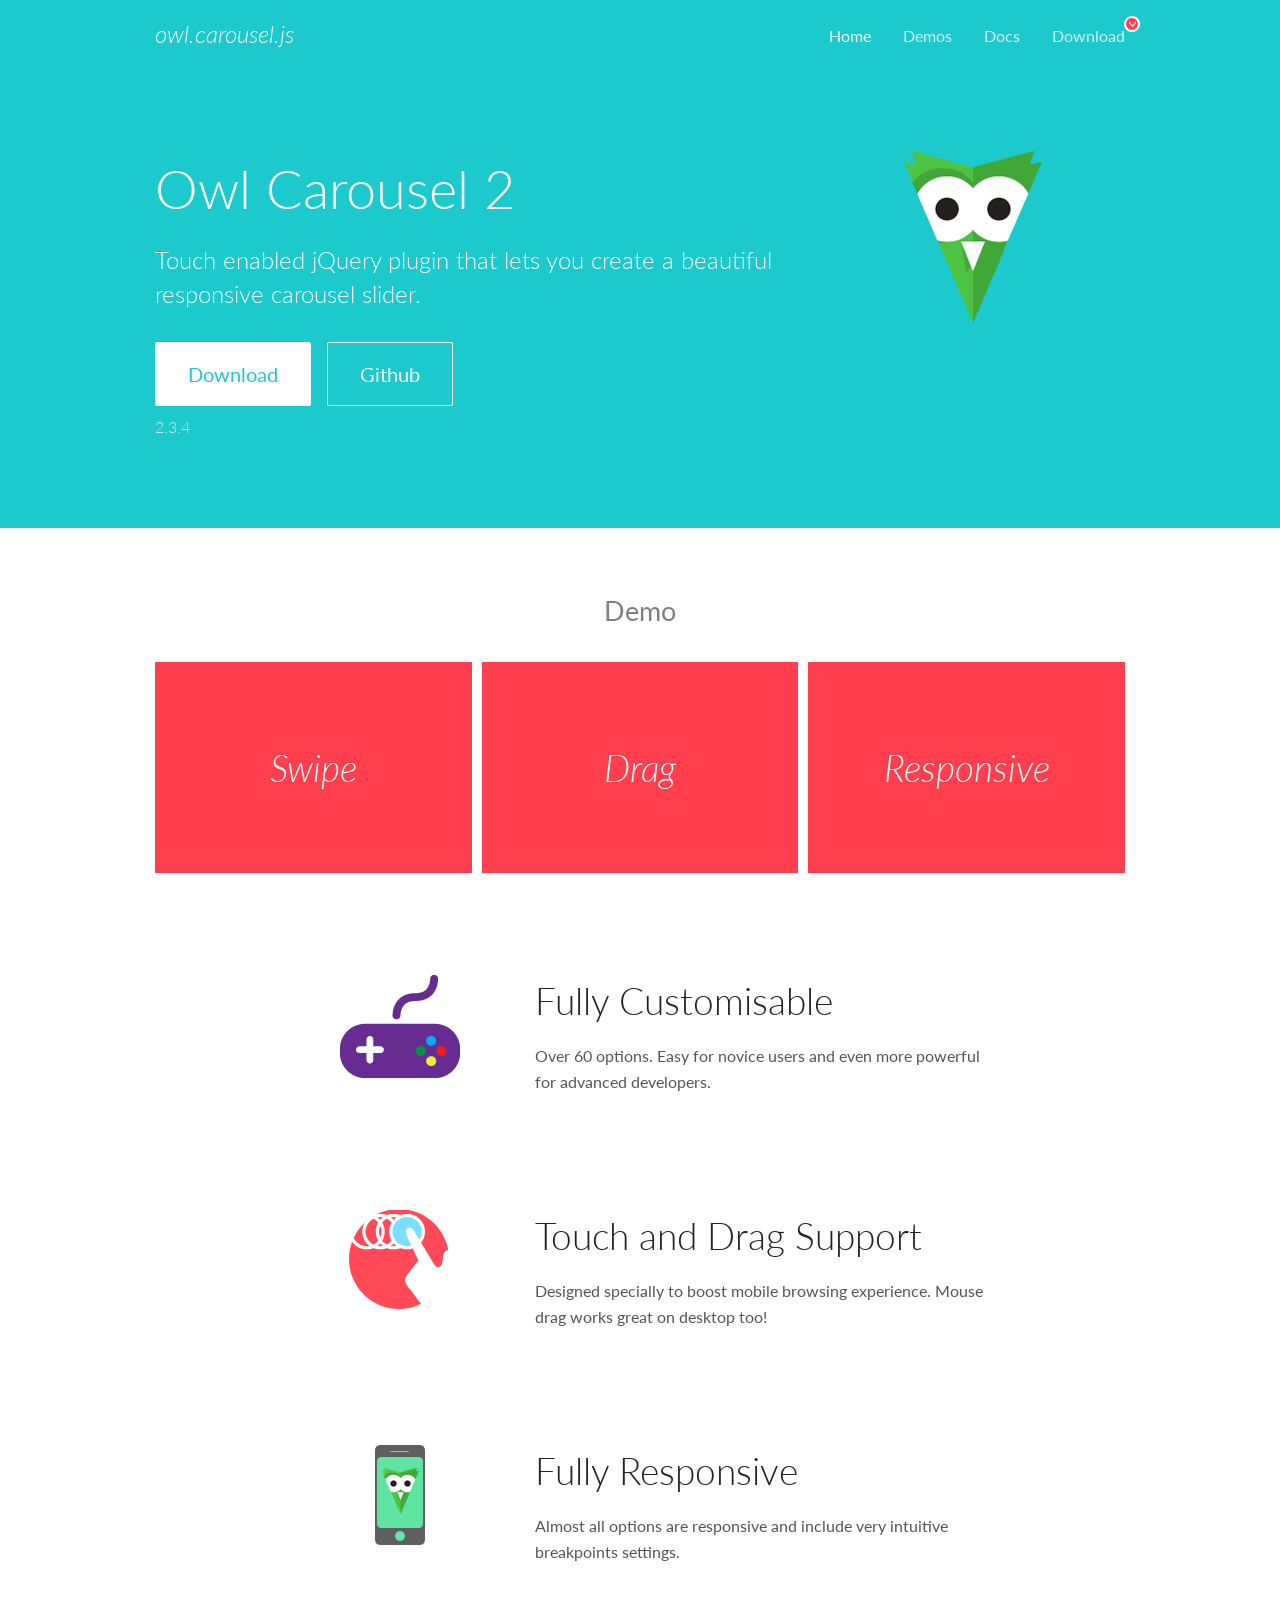
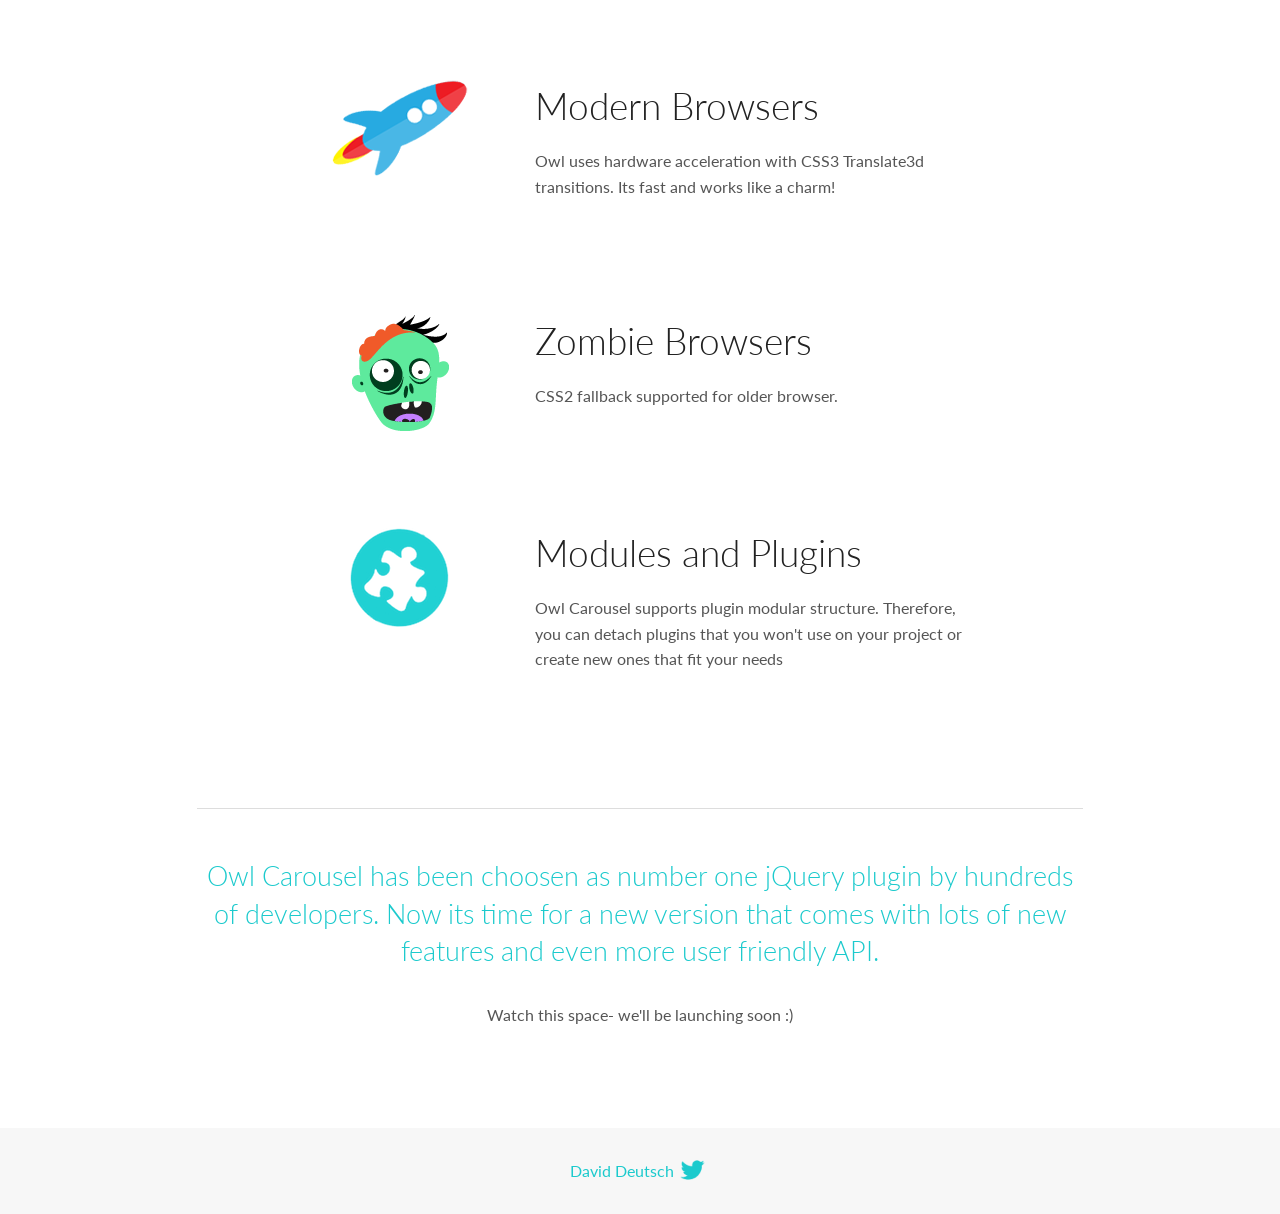
<file: vendor/OwlCarousel2-2.3.4/docs/index.html>
<!DOCTYPE html>
<html lang="en">
  <head>

    <!-- head -->
    <meta charset="utf-8">
    <meta name="msapplication-tap-highlight" content="no" />
    <meta name="viewport" content="width=device-width, initial-scale=1.0" />
    <meta name="description" content="Touch enabled jQuery plugin that lets you create beautiful responsive carousel slider.">
    <meta name="author" content="David Deutsch">
    <title>
      Home | Owl Carousel | 2.3.4
    </title>

    <!-- Stylesheets -->
    <link href='https://fonts.googleapis.com/css?family=Lato:300,400,700,400italic,300italic' rel='stylesheet' type='text/css'>
    <link rel="stylesheet" href="assets/css/docs.theme.min.css">

    <!-- Owl Stylesheets -->
    <link rel="stylesheet" href="assets/owlcarousel/assets/owl.carousel.min.css">
    <link rel="stylesheet" href="assets/owlcarousel/assets/owl.theme.default.min.css">

    <!-- HTML5 shim and Respond.js IE8 support of HTML5 elements and media queries -->

    <!--[if lt IE 9]>
      <script src="https://oss.maxcdn.com/libs/html5shiv/3.7.0/html5shiv.js"></script>
      <script src="https://oss.maxcdn.com/libs/respond.js/1.3.0/respond.min.js"></script>
    <![endif]-->

    <!-- Favicons -->
    <link rel="apple-touch-icon-precomposed" sizes="144x144" href="assets/ico/apple-touch-icon-144-precomposed.png">
    <link rel="shortcut icon" href="assets/ico/favicon.png">
    <link rel="shortcut icon" href="favicon.ico">

    <!-- Yeah i know js should not be in header. Its required for demos.-->

    <!-- javascript -->
    <script src="assets/vendors/jquery.min.js"></script>
    <script src="assets/owlcarousel/owl.carousel.js"></script>
  </head>
  <body>

    <!-- header -->
    <header class="header">
      <div class="row">
        <div class="large-12 columns">
          <div class="brand left">
            <h3>
              <a href="/OwlCarousel2/">owl.carousel.js</a> 
            </h3>
          </div>
          <a id="toggle-nav" class="right">
            <span></span> <span></span> <span></span> 
          </a> 
          <div class="nav-bar">
            <ul class="clearfix">
              <li class="active">
                <a href="/OwlCarousel2/index.html">Home</a> 
              </li>
              <li> <a href="/OwlCarousel2/demos/demos.html">Demos</a>  </li>
              <li> <a href="/OwlCarousel2/docs/started-welcome.html">Docs</a>  </li>
              <li>
                <a href="https://github.com/OwlCarousel2/OwlCarousel2/archive/2.3.4.zip">Download</a> 
                <span class="download"></span> 
              </li>
            </ul>
          </div>
        </div>
      </div>
    </header>

    <!-- home panel -->
    <section id="hero">
      <div class="row">
        <div class="large-8 medium-8 columns">
          <h1>Owl Carousel 2</h1>
          <h4>Touch enabled jQuery plugin that lets you create a beautiful responsive carousel slider.</h4>
          <a href="https://github.com/OwlCarousel2/OwlCarousel2/archive/2.3.4.zip" class="hero-button">Download</a> 
          <a href="https://github.com/OwlCarousel2/OwlCarousel2" class="hero-button outline">Github</a> 
          <p>2.3.4</p>
        </div>
        <div class="large-4 medium-4 columns">
          <img class="owl-logo" src="assets/img/owl-logo.png" alt="mr. Owl">
        </div>
      </div>
    </section>

    <!-- body -->
    <div class="home-demo">
      <div class="row">
        <div class="large-12 columns">
          <h3>Demo</h3>
          <div class="owl-carousel">
            <div class="item">
              <h2>Swipe</h2>
            </div>
            <div class="item">
              <h2>Drag</h2>
            </div>
            <div class="item">
              <h2>Responsive</h2>
            </div>
            <div class="item">
              <h2>CSS3</h2>
            </div>
            <div class="item">
              <h2>Fast</h2>
            </div>
            <div class="item">
              <h2>Easy</h2>
            </div>
            <div class="item">
              <h2>Free</h2>
            </div>
            <div class="item">
              <h2>Upgradable</h2>
            </div>
            <div class="item">
              <h2>Tons of options</h2>
            </div>
            <div class="item">
              <h2>Infinity</h2>
            </div>
            <div class="item">
              <h2>Auto Width</h2>
            </div>
          </div>
        </div>
      </div>
    </div>
    <script>
      var owl = $('.owl-carousel');
      owl.owlCarousel({
        margin: 10,
        loop: true,
        responsive: {
          0: {
            items: 1
          },
          600: {
            items: 2
          },
          1000: {
            items: 3
          }
        }
      })
    </script>

    <!-- features -->
    <div id="features">
      <div class="row">
        <div class="small-12 medium-9 small-centered columns">
          <section class="row feature">
            <div class="medium-4 small-12 columns">
              <img src="assets/img/feature-options.png" alt="">
            </div>
            <div class="medium-8 small-12 columns">
              <h2>Fully Customisable</h2>
              <p>Over 60 options. Easy for novice users and even more powerful for advanced developers.</p>
            </div>
          </section>
          <section class="row feature">
            <div class="medium-4 small-12 columns">
              <img src="assets/img/feature-drag.png" alt="">
            </div>
            <div class="medium-8 small-12 columns">
              <h2>Touch and Drag Support</h2>
              <p>Designed specially to boost mobile browsing experience. Mouse drag works great on desktop too!</p>
            </div>
          </section>
          <section class="row feature">
            <div class="medium-4 small-12 columns">
              <img src="assets/img/feature-responsive.png" alt="">
            </div>
            <div class="medium-8 small-12 columns">
              <h2>Fully Responsive</h2>
              <p>Almost all options are responsive and include very intuitive breakpoints settings.</p>
            </div>
          </section>
          <section class="row feature">
            <div class="medium-4 small-12 columns">
              <img src="assets/img/feature-modern.png" alt="">
            </div>
            <div class="medium-8 small-12 columns">
              <h2>Modern Browsers</h2>
              <p>Owl uses hardware acceleration with CSS3 Translate3d transitions. Its fast and works like a charm! </p>
            </div>
          </section>
          <section class="row feature">
            <div class="medium-4 small-12 columns">
              <img src="assets/img/feature-zombie.png" alt="">
            </div>
            <div class="medium-8 small-12 columns">
              <h2>Zombie Browsers</h2>
              <p>CSS2 fallback supported for older browser.</p>
            </div>
          </section>
          <section class="row feature">
            <div class="medium-4 small-12 columns">
              <img src="assets/img/feature-module.png" alt="">
            </div>
            <div class="medium-8 small-12 columns">
              <h2>Modules and Plugins</h2>
              <p>Owl Carousel supports plugin modular structure. Therefore, you can detach plugins that you won&#x27;t use on your project or create new ones that fit your needs</p>
            </div>
          </section>
        </div>
      </div>
    </div>

    <!-- footer -->
    <section id="teaser-text">
      <div class="row">
        <div class="small-12 medium-11 small-centered columns">
          <hr>
          <h3 id="owl-carousel-has-been-choosen-as-number-one-jquery-plugin-by-hundreds-of-developers-now-its-time-for-a-new-version-that-comes-with-lots-of-new-features-and-even-more-user-friendly-api-">Owl Carousel has been choosen as number one jQuery plugin by hundreds of developers. Now its time for a new version that comes with lots of new features and even more user friendly API.</h3>
          <p>Watch this space- we&#39;ll be launching soon :)</p>
        </div>
      </div>
    </section>

    <!-- footer -->
    <footer class="footer">
      <div class="row">
        <div class="large-12 columns">
          <h5>
            <a href="/OwlCarousel2/docs/support-contact.html">David Deutsch</a> 
            <a id="custom-tweet-button" href="https://twitter.com/share?url=https://github.com/OwlCarousel2/OwlCarousel2&text=Owl Carousel - This is so awesome! " target="_blank"></a> 
          </h5>
        </div>
      </div>
    </footer>

    <!-- vendors -->
    <script src="assets/vendors/highlight.js"></script>
    <script src="assets/js/app.js"></script>
  </body>
</html>
</file>
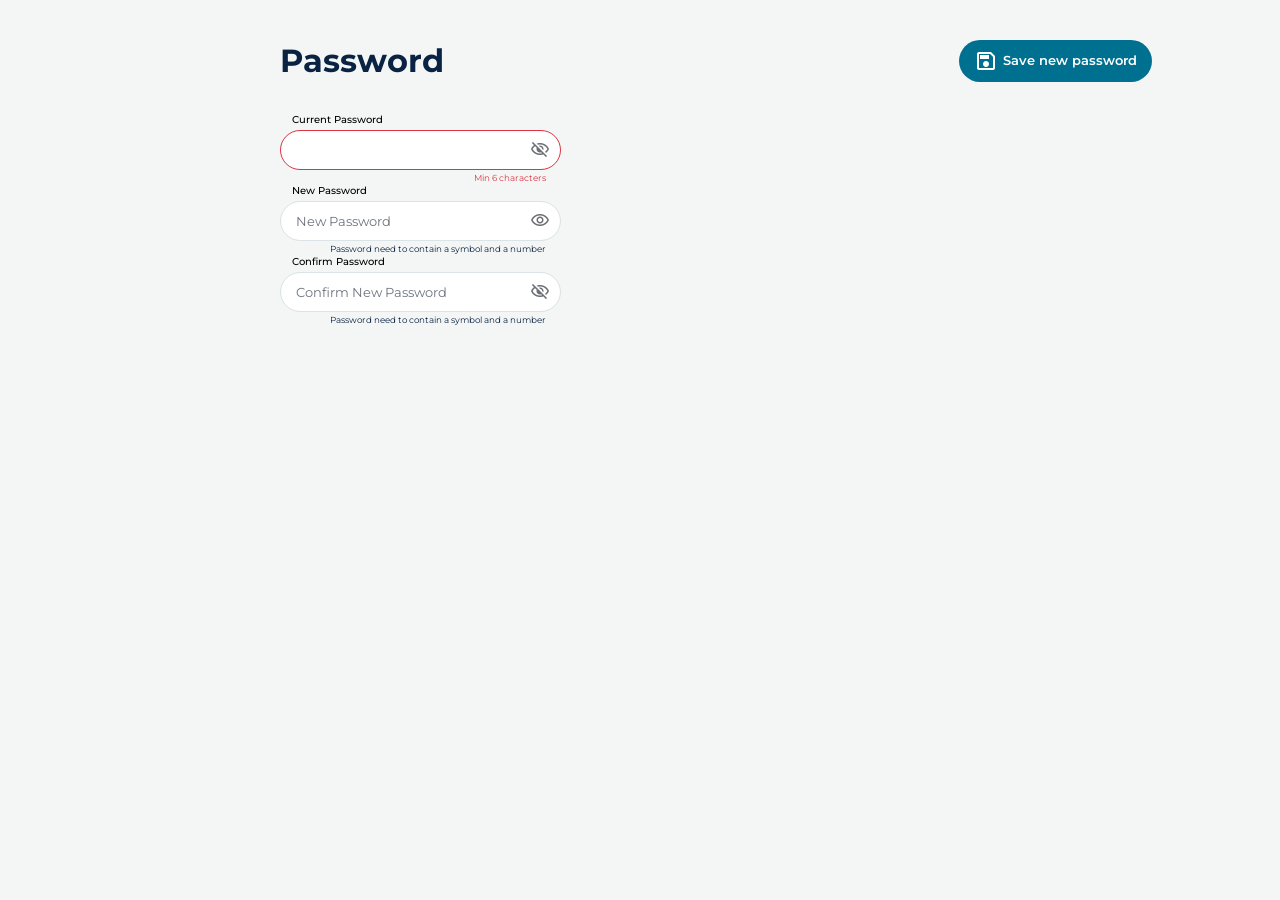
<file: password.html>
<!doctype html>
<html>
<head>
	<meta charset="utf-8">
  <meta http-equiv="X-UA-Compatible" content="IE=edge,chrome=1">
  <meta http-equiv="Content-Type" content="text/html">
  <meta name="viewport" content="width=device-width, initial-scale=1.0">
  <title>DXN Customer Support Ticketing System</title>
  <meta name="title" content="" />
  <meta name="description" content="" />
  <meta name="keywords" content="" />
  <meta name="copyright" content="" />
  <link rel="shortcut icon" href="images/favicon.ico" type="image/x-icon">

  <!--******** CSS ********-->
	<link href="css/reset.css" rel="stylesheet" type="text/css" media="all"/>
  <link href="https://fonts.googleapis.com/css2?family=Material+Symbols+Outlined:opsz,wght,FILL,GRAD@48,400,0,0" rel="stylesheet"/>
  <link href="https://fonts.googleapis.com/css?family=Material+Icons" rel="stylesheet">
  <link href="vendor/fontawesome-pro-6.0.0-beta2-web/css/all.css" rel="stylesheet">
  <link href="vendor/bootstrap-5.2.3/css/bootstrap.css" rel="stylesheet" type="text/css" media="all"/>
  <link href="css/common.css" rel="stylesheet" type="text/css" media="all"/>
  <link href="css/overwrite-bootstrap.css" rel="stylesheet" type="text/css" media="all"/>
  <link href="css/animate.css" rel="stylesheet"/>
 
</head>

<body>
  <div class="layer-right">

    <!-- Header -->
    <div class="d-flex justify-content-between flex-wrap flex-md-nowrap align-items-center mb-5">
      <h1>Password</h1>

      <div class="btn-toolbar d-flex align-items-center">
        <button type="button" class="btn-blue d-flex align-items-center ms-3"><span class="material-symbols-outlined">save</span> <p>Save new password</p></button>
      </div>
    </div>

    <!-- Form -->
    <div class="row">
      <div class="col-lg-8">
        <div class="form-general row">
            <div class="col-md-6">
                <label class="text-start">Current Password</label>
                <div class="password">
                    <input type="password" class="form-control is-invalid">
                    <span class="material-symbols-outlined icon-password">visibility_off</span>
                </div>
                <small class="d-block text-end pe-4 lh-1 text-danger">Min 6 characters</small>
            </div>

            <div class="col-md-6"></div>

            <div class="col-md-6">
                <label class="text-start">New Password</label>
                <div class="password">
                    <input type="password" class="form-control" placeholder="New Password" >
                    <span class="material-symbols-outlined icon-password">visibility</span>
                </div>
                <small class="d-block text-end pe-4 lh-1">Password need to contain a symbol and a number</small>
            </div>

            <div class="col-md-6"></div>

            <div class="col-md-6">
                <label class="text-start">Confirm Password</label>
                <div class="password">
                    <input type="password" class="form-control" placeholder="Confirm New Password" >
                    <span class="material-symbols-outlined icon-password">visibility_off</span>
                </div>
                <small class="d-block text-end pe-4 lh-1">Password need to contain a symbol and a number</small>
            </div>
        </div>
      </div>
      <div class="col-lg-4"></div>
    </div>
    
    
  </div>




  <!-- ******** Jquery ********-->
	<script type="text/javascript" src="js/jquery-3.6.3.min.js"></script>

  <!-- Bootstrap 5.2-->
  <script type="text/javascript" src="vendor/bootstrap-5.2.3/js/bootstrap.bundle.js"></script>

  <!-- WOW Animate -->
  <script src="js/wow.js"></script>
	<script>
		new WOW().init();
	</script>





</body>
</html>
</file>
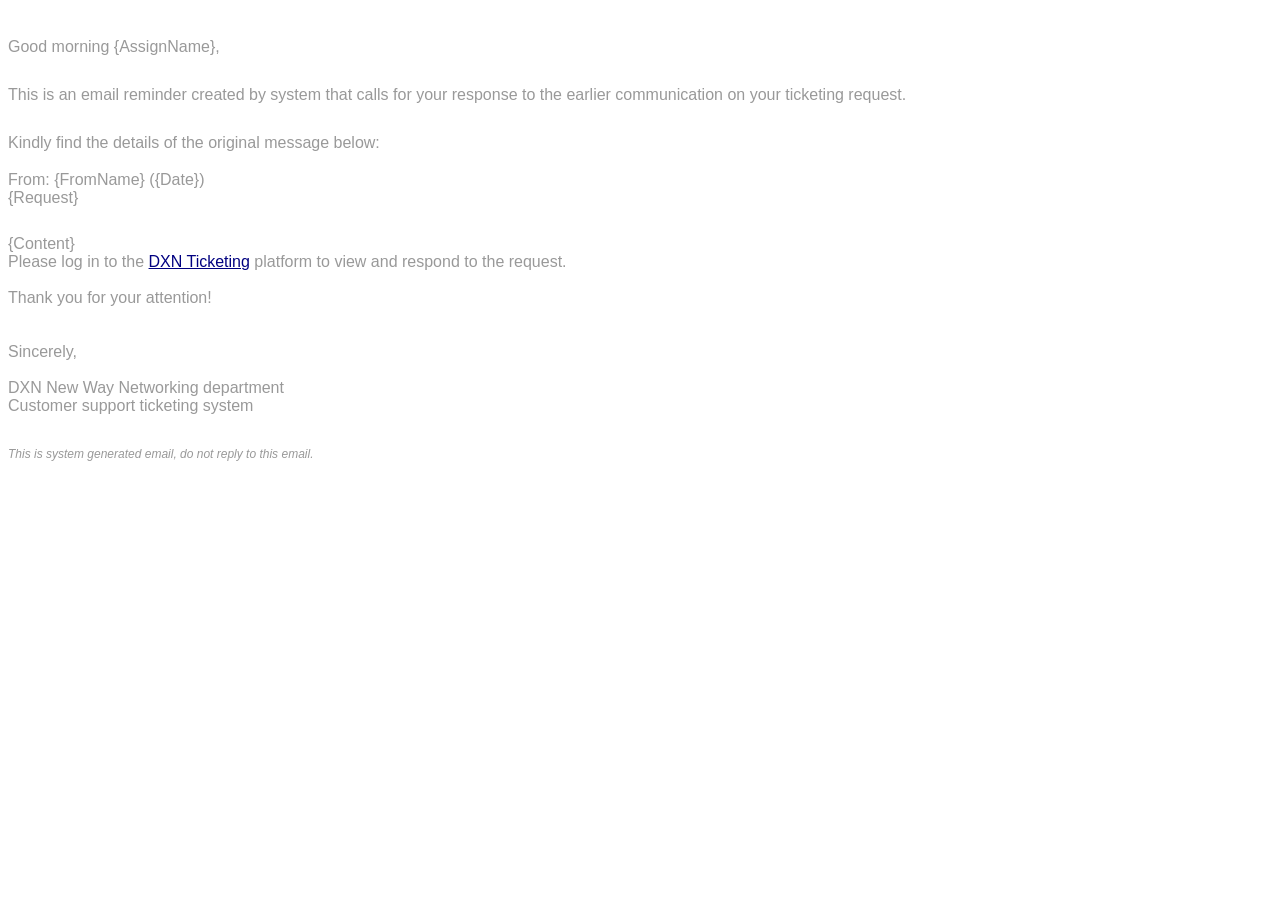
<file: email/ticket_notification.htm>
<!DOCTYPE HTML PUBLIC "-//W3C//DTD HTML 4.0 Transitional//EN">
<html>
<head>
	<meta charset="UTF-8" />
	<title></title>
	<meta name="generator" content="LibreOffice 7.2.4.1 (Windows)"/>
	<meta name="author" content="office2021 82"/>
	<meta name="created" content="2024-07-18T09:46:00"/>
	<meta name="changed" content="2024-10-08T09:47:52.790000000"/>
	<meta name="AppVersion" content="16.0000"/>
	<meta name="GrammarlyDocumentId" content="c1dd9e91-81a7-4a87-8b99-6d398037b928"/>
	<style type="text/css">
		@page { size: 8.27in 11.69in; margin: 0.5in }
		p { line-height: 115%; text-align: left; orphans: 2; widows: 2; margin-bottom: 0.1in; direction: ltr; background: transparent }
		a:link { color: #000080; so-language: zxx; text-decoration: underline }
		a:visited { color: #800000; so-language: zxx; text-decoration: underline }
	</style>
</head>
<body lang="en-MY" link="#000080" vlink="#800000" dir="ltr"><p align="left" style="line-height: 150%; margin-bottom: 0.11in">
<font color="#007090"><font face="Arial, serif"><font size="1" style="font-size: 8pt"><b><br/>
</b></font></font></font><font face="Arial, serif"><font color="#999999">Good morning {AssignName},</font></font><font face="Arial, serif"><font size="5" style="font-size: 18pt"><b>
</b></font></font><font color="#999999"><font face="Arial, serif"><font size="5" style="font-size: 18pt"></font></font></font><font color="#007090"><font face="Arial, serif"><font size="5" style="font-size: 18pt"></font></font></font><font face="Arial, serif"><font size="5" style="font-size: 18pt"><br/>
</font></font>
<font color="#808080">
	<font face="Arial, serif"><br/>
	</font>
</font>
<font color="#999999">
	<font face="Arial, serif">This is an email reminder created by system that calls for your response to the earlier communication on your ticketing request.<br><br></font>
</font>
<font color="#999999">
	<font face="Arial, serif">Kindly find the details of the original message below:<br></font>
</font>
<font color="#999999">
	<font face="Arial, serif">
		<p>From: {FromName} ({Date})<br/>{Request}</p><br/>
		{Content}
	</font>
</font>
<br/>
<font color="#999999">
	<font face="Arial, serif">Please log in to the <a href=\"https://dxnnwn.com/ticketing/login.php\" target=\"_blank\">DXN Ticketing</a> platform to view and respond to the request.<br><br></font>
</font>
<font color="#999999">
	<font face="Arial, serif">Thank you for your attention!<br/><br/></font>
</font>
<font color="#999999">
	<font face="Arial, serif"><br/>
	Sincerely,<br/><br>
	DXN New Way Networking department<br>
	Customer support ticketing system<br><br>
	</font>
</font>
<font color="#999999">
	<font face="Arial, serif" style="font-size: 12px;"><br/>
	<i>This is system generated email, do not reply to this email.</i>
	</font>
</font>
</body>
</html>
</file>
<file: css/common.css>
/*------------------------------------Montserrat START -----------------------------------*/
@font-face {
  font-family: "Montserrat Light";
  src: url("fonts/montserrat/Montserrat-Light.woff2") format("woff2"), url("fonts/montserrat/Montserrat-Light.woff") format("woff");
  font-weight: 300;
  font-style: normal;
}
@font-face {
  font-family: "Montserrat Regular";
  src: url("fonts/montserrat/Montserrat-Regular.woff2") format("woff2"), url("fonts/montserrat/Montserrat-Regular.woff") format("woff");
  font-weight: 400;
  font-style: normal;
}
@font-face {
  font-family: "Montserrat Medium";
  src: url("fonts/montserrat/Montserrat-Medium.woff2") format("woff2"), url("fonts/montserrat/Montserrat-Medium.woff") format("woff");
  font-weight: 500;
  font-style: normal;
}
@font-face {
  font-family: "Montserrat Bold";
  src: url("fonts/montserrat/Montserrat-Bold.woff2") format("woff2"), url("fonts/montserrat/Montserrat-Bold.woff") format("woff");
  font-weight: 600;
  font-style: normal;
}
@font-face {
  font-family: "Montserrat SemiBold";
  src: url("fonts/montserrat/Montserrat-SemiBold.woff2") format("woff2"), url("fonts/montserrat/Montserrat-SemiBold.woff") format("woff");
  font-weight: 700;
  font-style: normal;
}
@font-face {
  font-family: "Montserrat ExtraBold";
  src: url("fonts/montserrat/Montserrat-ExtraBold.woff2") format("woff2"), url("fonts/montserrat/Montserrat-ExtraBold.woff") format("woff");
  font-weight: 800;
  font-style: normal;
}
/*------------------------------------Montserrat END -----------------------------------*/
/*------------------------------------ Material Icons START-----------------------------------*/
@font-face {
  font-family: "Material Icons";
  font-style: normal;
  font-weight: 400;
  src: url("fonts/material-icons/MaterialIconsOutlined-Regular.eot"); /* For IE6-8 */
  src: local("Material Icons"), local("MaterialIcons-Regular"), url("fonts/material-icons/MaterialIconsOutlined-Regular.woff2") format("woff2"), url("fonts/material-icons/MaterialIconsOutlined-Regular.woff") format("woff"), url("fonts/material-icons/MaterialIconsOutlined-Regular.ttf") format("truetype");
}
/*------------------------------------ Material Icons END-----------------------------------*/
body, html {
  font-size: 10px;
  font-family: "Montserrat Regular", sans-serif;
  font-weight: normal;
  color: #0A2342;
  margin: 0;
  padding: 0;
  width: 100%;
  height: 100vh;
  background-color: #F4F6F6;
}

.divider-xs {
  height: 0.6rem;
}

.divider-sm {
  height: 2rem;
}

.divider-md {
  height: 3rem;
}

.divider-lg {
  height: 4rem;
}

.divider-xl {
  height: 6rem;
}

.min-vh-auto {
  min-height: auto !important;
}

.img-responsive {
  width: 100%;
  height: auto;
}

.img-thumbnail {
  height: 17rem;
  width: auto;
  -o-object-fit: cover;
     object-fit: cover;
  padding: 0;
  border: 0;
  border-radius: 0;
}
@media screen and (max-width: 428px) {
  .img-thumbnail {
    width: 100%;
    height: auto;
  }
}

.img-logo {
  width: 11rem;
  height: auto;
}
@media screen and (max-width: 768px) {
  .img-logo {
    width: 8rem;
  }
}

.img-logo2 {
  width: 15rem;
  height: auto;
}
@media screen and (max-width: 550px) {
  .img-logo2 {
    width: 12rem;
  }
}

.img-profile {
  width: 8.5rem;
  height: 8.5rem;
  -o-object-fit: cover;
     object-fit: cover;
}

.img-profile-sm {
  width: 3rem;
  height: 3rem;
  -o-object-fit: cover;
     object-fit: cover;
}

.img-upload {
  position: relative;
  height: 19rem;
  width: 100%;
  text-align: center;
  padding: 0.5rem;
}
.img-upload img {
  height: 90%;
  width: auto;
}
.img-upload .icon-edit {
  position: absolute;
  top: 1rem;
  right: 1rem;
}

.banner-upload {
  position: relative;
  width: 100%;
  text-align: center;
  padding: 0.5rem;
}
.banner-upload a {
  display: inline-block;
  width: 2.6rem;
  height: 2.6rem;
  padding: 0.2rem 0;
  text-align: center;
  background-color: white;
  position: absolute;
  top: 1rem;
  right: 1rem;
  cursor: pointer;
}
.banner-upload a .icon-edit {
  font-size: 2.2rem;
}

.border {
  border: 1px solid #DAE3E5;
}

.rounded-20 {
  border-radius: 2rem;
}

.rounded-16 {
  border-radius: 1.6rem;
}

.rounded-8 {
  border-radius: 0.8rem;
}

.rounded-top-20 {
  border-radius: 2rem 2rem 0 0;
}

.rounded-bottom-20 {
  border-radius: 0 0 2rem 2rem;
}

a {
  color: #007090;
  line-height: 1;
  display: inline-block;
}
a:focus, a:hover {
  color: #007090;
}

/* Scrollbar - width */
::-webkit-scrollbar {
  width: 6px;
}

/* Track */
::-webkit-scrollbar-track {
  border-radius: 10px;
  background-color: #eee;
}

/* Handle */
::-webkit-scrollbar-thumb {
  background: #bbb;
  border-radius: 10px;
}

/* Handle on hover */
::-webkit-scrollbar-thumb:hover {
  background: #bbb;
}

.table-responsive::-webkit-scrollbar {
  height: 5px;
}

.Handcursor {
  cursor: pointer;
}

b {
  font-family: "Montserrat SemiBold", sans-serif !important;
  font-weight: normal !important;
}

h1 {
  font-family: "Montserrat Bold", sans-serif;
  font-size: 3.2rem;
  line-height: 1;
  padding: 0;
  margin: 0;
}
@media screen and (max-width: 550px) {
  h1 {
    font-size: 2.2rem;
  }
}
h1 small {
  font-family: "Montserrat SemiBold", sans-serif;
  font-size: 1.7rem;
  line-height: 1;
  padding: 0;
  margin: 0;
}

h2 {
  font-family: "Montserrat SemiBold", sans-serif;
  font-size: 2.2rem;
  line-height: 1;
  padding: 0;
  margin: 0;
}
@media screen and (max-width: 550px) {
  h2 {
    font-size: 1.8rem;
  }
}

h3 {
  font-family: "Montserrat SemiBold", sans-serif;
  font-size: 1.8rem;
  line-height: 1;
  padding: 0;
  margin: 0;
}

h4 {
  font-size: 1.6rem;
  line-height: 1;
  padding: 0;
  margin: 0;
}

h6 {
  font-family: "Montserrat Bold", sans-serif;
  font-size: 1.4rem;
  line-height: 1;
  padding: 0;
  margin: 0;
}

hr {
  color: #aaa;
  background-color: #aaa;
}

p {
  font-size: 1.3rem;
  line-height: 1.5;
}
@media screen and (max-width: 768px) {
  p {
    font-size: 1.2rem;
    line-height: 1.3;
  }
}

strong, b {
  font-family: "Montserrat Bold", sans-serif;
}

.small-bold {
  font-family: "Montserrat Bold", sans-serif;
  font-size: 1.1rem;
}

.red {
  color: #d14933 !important;
}

.black {
  color: #000000 !important;
}

.grey {
  color: #aaaaaa !important;
}

.white {
  color: white !important;
}

.blue {
  color: #0A2342 !important;
}

.lightblue {
  color: #007090 !important;
}

.softblue {
  color: #92C1CF;
}

.bg-blue {
  background-color: #0A2342 !important;
}

.bg-lightblue {
  background-color: #007090 !important;
}

.bg-softblue {
  background-color: #92c1cf !important;
}

.bg-grey {
  background-color: #f1f1f1 !important;
}

.btn-blue {
  font-family: "Montserrat SemiBold", sans-serif;
  font-size: 1.3rem;
  color: white;
  background-color: #007090;
  padding: 0.9rem 1.5rem;
  border: 0;
  border-radius: 3rem;
  transition: 0.8s;
}
.btn-blue:hover {
  background-color: #005a74;
}
.btn-blue p {
  font-family: "Montserrat SemiBold", sans-serif;
  font-size: 1.3rem;
  color: white;
  padding: 0;
  margin: 0 0 0 0.5rem;
}
@media screen and (max-width: 992px) {
  .btn-blue {
    padding: 0.8rem;
  }
  .btn-blue p {
    display: none;
  }
}

.btn-outline {
  font-family: "Montserrat SemiBold", sans-serif;
  font-size: 1.3rem;
  color: #007090;
  background-color: transparent;
  padding: 0.9rem 1.5rem;
  border: 1px solid #007090;
  border-radius: 3rem;
  transition: 0.8s;
}
.btn-outline:hover {
  background-color: #dae3e4;
  border-color: #dae3e4;
}
.btn-outline p {
  font-family: "Montserrat SemiBold", sans-serif;
  font-size: 1.3rem;
  color: #007090;
  padding: 0;
  margin: 0 0 0 0.5rem;
}
@media screen and (max-width: 992px) {
  .btn-outline {
    padding: 0.8rem;
  }
  .btn-outline p {
    display: none;
  }
}

.btn-text {
  font-family: "Montserrat SemiBold", sans-serif;
  font-size: 1.3rem;
  color: black;
  padding: 0.9rem 1.5rem;
  text-decoration: none;
  vertical-align: middle;
  border: 1px solid black;
  border-radius: 3rem;
  background: none;
  transition: 0.8s;
}
.btn-text:hover {
  color: black;
}
.btn-text p {
  font-family: "Montserrat SemiBold", sans-serif;
  font-size: 1.3rem;
  color: black;
  padding: 0;
  margin: 0 0 0 0.5rem;
}
@media screen and (max-width: 992px) {
  .btn-text {
    border: 1px solid black;
    border-radius: 3rem;
    transition: 0.8s;
    padding: 0.8rem;
  }
  .btn-text p {
    display: none;
  }
  .btn-text:hover {
    background-color: white;
    border-color: white;
  }
}

.btn-blue2 {
  font-family: "Montserrat Medium", sans-serif;
  font-size: 1.2rem;
  color: white;
  background-color: #007090;
  padding: 0.7rem 3rem;
  border: 0;
  border-radius: 3rem;
  transition: 0.8s;
}
.btn-blue2:hover {
  background-color: #005a74;
}
.btn-blue2 p {
  font-family: "Montserrat Medium", sans-serif;
  font-size: 1.2rem;
  color: white;
  padding: 0;
  margin: 0;
}

.btn-mini {
  font-family: "Montserrat Medium", sans-serif;
  font-size: 1.2rem;
  color: white;
  background-color: #007090;
  padding: 0.4rem 1.5rem;
  border: 0;
  border-radius: 3rem;
  transition: 0.8s;
}
.btn-mini:hover {
  background-color: #005a74;
}
.btn-mini p {
  font-family: "Montserrat Medium", sans-serif;
  font-size: 1.2rem;
  color: white;
  padding: 0;
  margin: 0;
}

.btn-nav {
  color: white !important;
  background-color: #007090 !important;
  padding: 0.8rem !important;
  border: 0 !important;
  border-radius: 3rem !important;
  transition: 0.8s !important;
}
.btn-nav:hover {
  background-color: #005a74 !important;
}
.btn-nav span {
  font-size: 2rem !important;
}

.btn-submit {
  color: white !important;
  background-color: #007090 !important;
  padding: 0.7rem 0.4rem !important;
  border: 0 !important;
  border-radius: 3rem !important;
  transition: 0.8s !important;
  display: block;
  margin: 0 auto;
  width: 3.4rem;
  height: 3.4rem;
}
.btn-submit:hover {
  background-color: #005a74 !important;
}
.btn-submit span {
  font-size: 2rem !important;
}
.btn-submit span.material-symbols-outlined {
  width: 2rem;
  height: 2rem;
}

.btn-cam {
  width: 7rem;
  height: 7rem;
  border-radius: 50%;
  border: 0;
  background-color: #007090;
  padding: 1rem;
}
.btn-cam span {
  width: 100%;
  height: 100%;
  font-size: 3.5rem;
  color: white;
  display: flex;
  justify-items: center;
  justify-content: center;
  align-items: center;
}

.btn-img {
  width: 50px;
  height: 50px;
  background: #333;
  color: white;
  border: 0;
  border-radius: 50%;
}
.btn-img span {
  width: 100%;
  height: 100%;
  font-size: 2.8rem;
  color: white;
  display: flex;
  justify-items: center;
  justify-content: center;
  align-items: center;
}

.img-gallery {
  width: 7rem;
  height: 7rem;
  border-radius: 50%;
  background-repeat: no-repeat;
  background-position: center center;
  background-size: contain;
  background-size: contain;
  text-align: center;
}
.img-gallery span {
  width: 100%;
  height: 100%;
  font-size: 3.5rem;
  color: white;
  border-radius: 50%;
  background-color: rgba(0, 0, 0, 0.3);
  display: flex;
  justify-items: center;
  justify-content: center;
  align-items: center;
}

input::-moz-placeholder { /* Chrome, Firefox, Opera, Safari 10.1+ */
  color: #999;
  opacity: 1; /* Firefox */
}

input::placeholder { /* Chrome, Firefox, Opera, Safari 10.1+ */
  color: #999;
  opacity: 1; /* Firefox */
}
input:-ms-input-placeholder { /* Internet Explorer 10-11 */
  color: #999;
}
input::-ms-input-placeholder { /* Microsoft Edge */
  color: #999;
}

input[type=checkbox] {
  width: 1.6rem;
  height: 1.6rem;
  border-radius: 4px;
  accent-color: #007090;
}
input[type=checkbox]:hover {
  accent-color: #007090;
}
input[type=checkbox]:checked {
  accent-color: #007090;
}

select {
  font-size: 1.2rem;
  padding: 0.5rem 1rem;
  border: 1px solid #DAE3E5;
  border-radius: 2rem;
}

/* Image check box */
.check_box {
  display: none;
}

.check_box + label {
  background: url("../images/icon-check.svg") no-repeat;
  height: 1.6rem;
  width: 1.6rem;
  display: inline-block;
  padding: 0;
}

.check_box:checked + label {
  background: url("../images/icon-checked.svg") no-repeat;
  height: 1.6rem;
  width: 1.6rem;
  display: inline-block;
  padding: 0;
}

input[type=radio] {
  /* remove standard background appearance */
  -webkit-appearance: none;
  -moz-appearance: none;
  appearance: none;
  /* create custom radiobutton appearance */
  display: inline-block;
  width: 1.8rem;
  height: 1.8rem;
  padding: 3px;
  /* background-color only for content */
  background-clip: content-box;
  border: 1px solid #0A2342;
  background-color: white;
  border-radius: 50%;
}

/* appearance for checked radiobutton */
input[type=radio]:checked {
  background-color: #0A2342;
}

input[type=file]::file-selector-button {
  background-color: #fff;
  color: #000;
  border: 0px;
  border-right: 1px solid #e5e5e5;
  padding: 0 10px 0 0;
  margin-right: 12px;
  transition: 0.5s;
  border-radius: 6rem 0 0 6rem;
  cursor: pointer !important;
}

input[type=file]::file-selector-button:hover {
  background-color: #fff !important;
  border: 0px;
  border-right: 1px solid #e5e5e5;
  cursor: pointer !important;
}

input[type=file]:hover {
  background-color: #fff !important;
  cursor: pointer !important;
}

/* Toggle Switches */
.form-switch .form-check-input {
  width: 4rem;
  background-color: #ddd;
  border: 1px solid #ddd;
}
.form-switch .form-check-input:checked {
  background-color: #99c6d3;
  border-color: #99c6d3;
  background-image: url(../images/dot-blue.svg);
}

.password {
  position: relative;
}
.password input[type=password] {
  width: 100%;
  height: 40px;
  background-color: white;
  padding: 0.55rem 3.5rem 0.55rem 1.5rem;
  border-radius: 5rem;
  border: 1px solid #DAE3E5;
  font-size: 1.3rem;
  color: #007090;
}
.password .icon-password {
  position: absolute;
  top: 50%;
  right: -5px;
  z-index: 2;
  color: #6D6F74;
  font-size: 2rem;
  transform: translate(-50%, -45%);
  background: white;
  border-radius: 50%;
}

.quantity {
  text-align: center;
  margin: 0 0 0 1.5rem;
  padding: 0;
  background-color: white;
  border-radius: 3rem;
  height: 2.2rem;
}

.qty {
  width: 4rem;
  height: 2.2rem;
  text-align: center;
  border: none;
  font-size: 1.3rem;
  font-family: "Montserrat SemiBold", sans-serif;
}

input.qtyplus {
  width: 22px;
  height: 22px;
  border-radius: 3rem;
  border: none;
  background-image: url(../images/icon-add.png);
  background-color: #92C1CF;
}

input.qtyminus {
  width: 22px;
  height: 22px;
  border-radius: 3rem;
  border: none;
  background-image: url(../images/icon-minus.png);
  background-color: #92C1CF;
}

.form-general label {
  font-family: "Montserrat Medium", sans-serif;
  font-size: 1rem !important;
  font-weight: normal;
  display: block;
  padding: 0 0 0.3rem 1.2rem !important;
  background: none !important;
  color: black !important;
  text-align: left !important;
  top: 0 !important;
  left: 0 !important;
  position: relative !important;
}
.form-general input[type=password] {
  height: 4rem;
}
.form-general input[type=text] {
  height: 4rem;
}
.form-general input {
  width: 100%;
  display: block;
  background-color: white;
  border: 1px solid #DAE3E5;
  padding: 0.85rem 1.2rem;
  border-radius: 6rem;
  margin: 0 0 0.4rem 0;
  font-size: 1.3rem;
}
.form-general input:-moz-read-only {
  background-color: transparent;
}
.form-general input:read-only {
  background-color: transparent;
}
.form-general textarea {
  width: 100%;
  display: block;
  background-color: white;
  border: 1px solid #DAE3E5;
  padding: 0.8rem 1.2rem;
  border-radius: 1rem;
  margin: 0 0 0.4rem 0;
  font-size: 1.3rem;
  min-height: 4.5rem;
  text-align: left;
  resize: none;
  /* Scrollbar - width */
  /* Track */
  /* Handle */
  /* Handle on hover */
}
.form-general textarea::-webkit-scrollbar {
  width: 5px;
}
.form-general textarea::-webkit-scrollbar-track {
  border-radius: 10px;
  background-color: #eee;
}
.form-general textarea::-webkit-scrollbar-thumb {
  background: #bbb;
  border-radius: 10px;
}
.form-general textarea::-webkit-scrollbar-thumb:hover {
  background: #bbb;
}
.form-general select {
  width: 100%;
  display: block;
  background-color: white;
  border: 1px solid #DAE3E5;
  padding: 0.85rem 1.5rem;
  border-radius: 6rem;
  margin: 0 0 0.4rem 0;
  font-size: 1.3rem;
  -webkit-appearance: none;
     -moz-appearance: none;
          appearance: none;
  background-image: url("../images/icon-down.png");
  background-repeat: no-repeat;
  background-position: right 0.8rem top 50%;
  background-size: 2.5rem auto;
}
.form-general select option {
  width: 100%;
}
.form-general select:disabled {
  background-image: none;
}
.form-general .invalid {
  color: #d14933 !important;
  font-size: 1.2rem;
}
.form-general .is-correct {
  padding-right: calc(1.5em + 0.75rem);
  background-image: url(../images/icon-check.png);
  background-repeat: no-repeat;
  background-position: right calc(0.375em + 0.7rem) center;
  background-size: calc(0.75em + 0.375rem) calc(0.75em + 0.375rem);
}
.form-general p {
  font-size: 1.4rem !important;
  margin: 0;
}
.form-general p a {
  font-size: 1.4rem !important;
  color: #0A2342;
  text-decoration: none;
}
.form-general .code {
  padding: 0.2rem;
  width: 3.2rem;
  height: 4rem;
  text-align: center;
  font-size: 1.8rem;
  font-weight: bold;
}
.form-general .form-control.contact1 {
  width: 30%;
}
@media screen and (max-width: 768px) {
  .form-general .form-control.contact1 {
    width: 40%;
  }
}
.form-general .form-control.contact2 {
  width: 70%;
}
@media screen and (max-width: 768px) {
  .form-general .form-control.contact2 {
    width: 60%;
  }
}

.form-special .input-field {
  position: relative;
}
.form-special .input-field input {
  width: 100%;
  display: block;
  background-color: white;
  border: 1px solid #DAE3E5;
  padding: 0.55rem 3.5rem 0.55rem 1.2rem;
  border-radius: 6rem;
  margin: 0 0 0.4rem 0;
  font-size: 1.3rem;
  height: 3.85rem;
}
.form-special .input-field .btn-save {
  position: absolute;
  top: 0.6rem;
  right: 0.6rem;
  cursor: pointer;
  width: 2.6rem;
  height: 2.6rem;
  color: white;
  font-size: 2rem;
  text-align: center;
  padding: 0.25rem;
  background: #007090;
  border-radius: 3rem;
}
.form-special .input-field :focus {
  color: #212529;
  background-color: #fff;
  border-color: #86b7fe;
  outline: 0;
  box-shadow: 0 0 0 0.25rem rgba(13, 110, 253, 0.25);
}

.form-section {
  border: 1px solid #DAE3E5;
  border-radius: 0.5rem;
  background-color: white;
  overflow-y: scroll;
}
.form-section .header {
  background-color: #e5ecee;
  padding: 0 1rem 0 0;
}
.form-section .header .material-symbols-outlined {
  width: 2.4rem;
  height: auto;
  line-height: normal;
}
.form-section .header input {
  background-color: transparent;
  border: 0;
  font-family: "Montserrat Bold", sans-serif;
  margin: 0 0 0 1rem;
  padding: 0.5rem 1rem !important;
}
.form-section textarea {
  border: 0;
  border-radius: 0;
  margin: 0;
  resize: none;
  /* Scrollbar - width */
  /* Track */
  /* Handle */
  /* Handle on hover */
}
.form-section textarea::-webkit-scrollbar {
  width: 5px;
}
.form-section textarea::-webkit-scrollbar-track {
  border-radius: 10px;
  background-color: #eee;
}
.form-section textarea::-webkit-scrollbar-thumb {
  background: #bbb;
  border-radius: 10px;
}
.form-section textarea::-webkit-scrollbar-thumb:hover {
  background: #bbb;
}

.multiselect {
  position: relative;
}

.selectBox {
  position: relative;
}
.selectBox select {
  width: 100%;
  margin: 0;
}

.overSelect {
  position: absolute;
  left: 0;
  right: 0;
  top: 0;
  bottom: 0;
}

.checkboxes {
  display: none;
  width: 100%;
  border: 1px solid #DAE3E5;
  border-radius: 1rem;
  padding: 0.6rem 1rem;
  margin: 0;
  position: absolute;
  background: white;
  box-shadow: 0 0 5px #ddd;
  cursor: pointer !important;
}
.checkboxes label {
  display: flex;
  align-items: center;
  font-size: 1.3rem !important;
  font-family: "Montserrat Regular", sans-serif;
  margin: 0;
  padding: 0 !important;
  line-height: 2.4rem;
  cursor: pointer !important;
}
.checkboxes label:hover {
  cursor: pointer !important;
}
.checkboxes label input {
  display: inline-block;
  width: 1.6rem;
  margin: 0 1rem 0 0;
  cursor: pointer !important;
}

/* .collapsible */
.collapsible {
  width: 100%;
  padding: 0;
  margin: 0;
  text-align: left;
  outline: none;
  position: relative;
  display: block;
}
.collapsible .bg-arrow {
  background: url(../images/icon-down.png);
  background-size: 2.3rem 2.3rem;
  background-position-y: 1rem;
  background-position-x: right;
  background-repeat: no-repeat;
}
.collapsible .bg-arrow2 {
  background: url(../images/icon-down.png);
  background-size: 2.3rem 2.3rem;
  background-position-y: 0.8rem;
  background-position-x: 98.5%;
  background-repeat: no-repeat;
}
.collapsible h5 {
  font-family: "Montserrat Bold", sans-serif;
  font-size: 1.5rem;
  color: #0A2342;
  padding: 0;
  margin: 0;
  border: 0;
  display: block;
  cursor: pointer;
}

.collapsible-info {
  margin: 1rem 0 0;
  border-top: 1px solid #ddd;
}
.collapsible-info .card {
  border: none;
  background: transparent;
}
.collapsible-info .card .card-header {
  border-bottom: 1px solid #ddd;
  border-radius: 0;
  background: white;
  padding: 0 0.5rem;
  font-family: "Montserrat SemiBold", sans-serif;
  margin: 0;
}
.collapsible-info .card .card-header a {
  font-size: 1.3rem !important;
  border: none;
  width: 100%;
  text-align: left;
  padding: 0.7rem 0 0.7rem 2.5rem;
}
.collapsible-info .card .card-header:after {
  position: absolute;
  content: "";
  top: 12px;
  left: 0;
  width: 0;
  height: 0;
  border: solid #7B7B7B;
  border-width: 0 2px 2px 0;
  border-radius: 0;
  display: inline-block;
  padding: 3px;
  transform: rotate(45deg);
  -webkit-transform: rotate(45deg);
  margin-left: 5px;
  z-index: 1;
}
.collapsible-info .card .card-header.active:after {
  top: 19px;
  transform: rotate(-135deg);
  -webkit-transform: rotate(-135deg);
}
.collapsible-info .card .card-body {
  font-size: 1.3rem !important;
  padding: 1.5rem 1rem;
}
.collapsible-info .card .card-body p {
  font-size: 1.2rem;
}

.wrapper {
  width: 100%;
  height: auto;
  padding: 0;
  margin: 0;
}

html {
  overflow: scroll;
  overflow-x: hidden;
}

::-webkit-scrollbar {
  width: 0; /* Remove scrollbar space */
  background: transparent; /* Optional: just make scrollbar invisible */
}

.table {
  font-size: 1.2rem;
  --bs-table-border-color:#DAE3E5;
  table-layout: fixed;
}
@media screen and (max-width: 1280px) {
  .table {
    table-layout: unset;
  }
}
.table thead tr th, .table tbody tr th {
  font-family: "Montserrat SemiBold", sans-serif;
  font-size: 1.2rem;
  line-height: 1.2;
  overflow-x: hidden; /* Hides the text that overflows the container. */
}
.table tr th, .table tr td {
  padding: 1rem;
  vertical-align: middle;
  font-size: 1.2rem;
  line-height: 1.2;
  overflow-x: hidden; /* Hides the text that overflows the container. */
}
.table tfoot {
  background-color: #f1f1f1;
}
.table tfoot tr td {
  font-family: "Montserrat SemiBold", sans-serif;
}

.table-primary {
  --bs-table-bg: #DAE3E5;
  --bs-table-striped-bg: #DAE3E5;
}

.table-fixedheight {
  max-height: 365px;
  overflow-y: auto;
  /* Scrollbar - width */
  /* Track */
  /* Handle */
  /* Handle on hover */
}
.table-fixedheight::-webkit-scrollbar {
  width: 5px;
}
.table-fixedheight::-webkit-scrollbar-track {
  border-radius: 10px;
  background-color: #DAE3E5;
}
.table-fixedheight::-webkit-scrollbar-thumb {
  background: #007090;
  border-radius: 10px;
}
.table-fixedheight::-webkit-scrollbar-thumb:hover {
  background: #007090;
}

.table-fixedwidth {
  min-width: 98rem;
}

ul {
  list-style: disc;
  margin: 1rem 0;
}
@media screen and (max-width: 550px) {
  ul {
    margin: 0.5rem 0;
  }
}
ul li {
  line-height: 1.8;
}

ol {
  list-style: decimal;
  margin: 1rem 0 !important;
}
ol li {
  line-height: 1.8;
}

.material-symbols-outlined {
  width: 2.4rem;
  height: 2.4rem;
  line-height: 1;
}

.wrapper-login {
  width: 100%;
  height: 100vh;
}
.wrapper-login .col-left {
  width: 75%;
  height: 100vh;
  position: relative;
  background-repeat: no-repeat;
  background-size: cover;
  background-position: top center;
  background-color: black;
}
@media screen and (max-width: 768px) {
  .wrapper-login .col-left {
    width: 100%;
  }
}
.wrapper-login .col-left .overlay {
  width: 100%;
  height: 100vh;
  position: absolute;
  top: 0;
  left: 0;
  background: rgba(0, 0, 0, 0.4);
  background: linear-gradient(180deg, rgba(2, 0, 36, 0) 50%, rgb(3, 23, 48) 100%);
  z-index: 2;
}
@media screen and (max-width: 768px) {
  .wrapper-login .col-left .overlay {
    background: rgb(2, 0, 36);
    background: linear-gradient(0deg, rgba(2, 0, 36, 0) 35%, rgb(3, 23, 48) 100%);
  }
}
.wrapper-login .col-left .slogan {
  margin: 0;
  position: absolute;
  top: 20%;
  left: 50%;
  margin-right: -50%;
  transform: translate(-50%, 0);
  z-index: 3;
  text-align: center;
  color: white;
}
@media screen and (max-width: 550px) {
  .wrapper-login .col-left .slogan {
    top: 16%;
  }
}
.wrapper-login .col-left .slogan h1 {
  text-shadow: 0px 0px 10px rgb(3, 23, 48);
  line-height: 1.5;
}
@media screen and (max-width: 992px) {
  .wrapper-login .col-left .slogan h2 {
    font-size: 2.4rem;
  }
}
.wrapper-login .col-left .slogan img.img-logo {
  margin: 0 0 1.5rem;
  width: 15rem;
}
@media screen and (max-width: 550px) {
  .wrapper-login .col-left .slogan img.img-logo {
    width: 12rem;
  }
}
.wrapper-login .col-left .centering {
  position: absolute;
  top: 50%;
  margin-bottom: 2.5rem;
  left: 50%;
  margin-right: -50%;
  transform: translate(-50%, -50%);
  text-align: center;
  z-index: 3;
}
.wrapper-login .col-left .centering img {
  width: 15rem;
}
@media screen and (max-width: 550px) {
  .wrapper-login .col-left .centering img {
    width: 12rem;
  }
}
.wrapper-login .col-left .centering h4 {
  line-height: 1.3;
  font-weight: 300;
  font-size: 2.4rem;
  text-shadow: 0px 0px 10px rgb(3, 23, 48);
  margin: 1.5rem 0 3rem;
}
@media screen and (max-width: 550px) {
  .wrapper-login .col-left .centering h4 {
    font-size: 1.8rem;
  }
}
.wrapper-login .col-left .layer-login {
  width: 42rem;
  background-color: rgba(255, 255, 255, 0.95);
  border-radius: 0.6rem;
  padding: 3rem;
  z-index: 3;
  box-shadow: 0 0 20px rgba(10, 35, 66, 0.05);
  text-align: center;
  margin: 0 auto;
}
@media screen and (max-width: 550px) {
  .wrapper-login .col-left .layer-login {
    width: 90%;
    padding: 2rem;
  }
}
.wrapper-login .col-right {
  width: 25%;
  background-color: #F4F6F6;
}
@media screen and (max-width: 768px) {
  .wrapper-login .col-right {
    display: none;
  }
}

.feather {
  width: 2rem;
}

/*
 * Sidebar
 */
.sidebar {
  display: block;
  position: fixed;
  top: 0;
  bottom: 0;
  left: 0;
  width: 100%;
  max-width: 250px;
  z-index: 100; /* Behind the navbar */
  padding: 0 15px 15px; /* Height of navbar */
  box-shadow: inset -1px 0 0 rgba(0, 0, 0, 0.1);
  overflow-y: auto;
}
@media screen and (max-width: 768px) {
  .sidebar {
    max-width: 100%;
  }
}

.sidebar-sticky {
  height: calc(100vh - 30px);
  overflow-x: hidden;
  overflow-y: auto; /* Scrollable contents if viewport is shorter than content. */
}

.sidebar .nav-link {
  font-weight: 500;
  font-size: 1.3rem;
  color: #0A2342;
  padding: 0.8rem;
  margin: 0.25rem 0;
  display: flex;
  align-items: center;
  cursor: pointer;
}
.sidebar .nav-link .feather {
  margin-right: 1rem;
  color: #0A2342;
}
.sidebar .nav-link.active {
  background-color: #f1f1f1;
  border-radius: 0.8rem;
}
.sidebar .nav-link:hover .feather {
  color: inherit;
}
.sidebar .nav-link.active .feather {
  color: inherit;
}
.sidebar .nav-toggle {
  position: relative;
}
.sidebar .nav-toggle.collapsed:after {
  position: absolute;
  content: "";
  top: 13px;
  right: 15px;
  width: 0;
  height: 0;
  border: solid #6D6F74;
  border-width: 0 2px 2px 0;
  display: inline-block;
  padding: 3px;
  transform: rotate(45deg);
  -webkit-transform: rotate(45deg);
}
.sidebar .nav-toggle:after {
  position: absolute;
  content: "";
  top: 17px;
  right: 15px;
  width: 0;
  height: 0;
  border: solid #6D6F74;
  border-width: 0 2px 2px 0;
  display: inline-block;
  padding: 3px;
  transform: rotate(-135deg);
  -webkit-transform: rotate(-135deg);
}
.sidebar .sub-nav {
  font-weight: 500;
  font-size: 1.3rem;
  color: #0A2342;
  padding: 1.1rem 1rem 1.1rem 2.5rem;
  margin: 0;
  display: block;
  text-decoration: none;
  cursor: pointer;
}

.layer-right {
  margin-left: 250px;
  padding: 4rem 10% 3rem 3rem;
}
@media screen and (max-width: 768px) {
  .layer-right {
    margin: 0;
    padding: 1.5rem;
  }
}

/*
 * Navbar
 */
.navbar .navbar-toggler {
  right: 1rem;
  border: none;
  background-color: transparent;
  padding: 0;
  font-size: 1.8rem;
  color: black;
}
.navbar .navbar-toggler:focus {
  box-shadow: none;
}

/* Left Nav Profile */
.layer-profile .wrapper-img {
  width: 12rem;
  height: auto;
  margin-bottom: 1rem;
  margin-right: 1rem;
}
@media screen and (max-width: 768px) {
  .layer-profile .wrapper-img {
    width: 10rem;
    margin-top: 3rem;
  }
}
.layer-profile .wrapper-img img {
  width: 100%;
  height: auto;
}
.layer-profile h6 {
  margin-bottom: 0.3rem;
}
.layer-profile small {
  font-size: 1.1rem;
}

/********************* Notifications ************************/
.list-notification {
  list-style-type: none;
  margin: 0;
  padding: 0;
  height: 100vh;
  overflow-y: scroll;
  /* Scrollbar - width */
  /* Track */
  /* Handle */
  /* Handle on hover */
}
@media screen and (max-width: 768px) {
  .list-notification {
    height: auto;
    overflow: unset;
  }
}
.list-notification::-webkit-scrollbar {
  width: 5px;
}
.list-notification::-webkit-scrollbar-track {
  border-radius: 10px;
  background-color: #DAE3E5;
}
.list-notification::-webkit-scrollbar-thumb {
  background: #007090;
  border-radius: 10px;
}
.list-notification::-webkit-scrollbar-thumb:hover {
  background: #007090;
}
.list-notification.table-responsive::-webkit-scrollbar {
  height: 5px;
}
.list-notification h6 {
  font-size: 1.3rem;
}
.list-notification li {
  margin: 0 1.5rem 1rem 0;
  padding: 1.5rem;
  background-color: white;
  border-radius: 1rem;
  cursor: pointer;
}
@media screen and (max-width: 768px) {
  .list-notification li {
    margin: 0 0 1rem 0;
  }
}
.list-notification li.active {
  background-color: #e8eef0;
  border: 1px solid #b2cfce;
}
.list-notification li p {
  white-space: nowrap;
  overflow-x: hidden;
  text-overflow: ellipsis;
  height: 20px;
}
.list-notification .active {
  background-color: #e8eef0;
  border: 1px solid #b2cfce;
}

.box-white {
  margin: 0;
  padding: 1.5rem;
  background-color: white;
  border-radius: 1rem;
  border: 1px solid #007090;
}
.box-white h6 {
  font-size: 1.3rem;
}
.box-white .content-img {
  display: block;
  margin: 4px 0;
}
.box-white .content-img img {
  width: 18rem;
}

.box-lightgrey {
  background-color: #DAE3E5;
  border-radius: 1rem;
  margin: 0;
  padding: 3rem 1.5rem;
}

/************* Language & Page **************/
.padding-language {
  padding-right: 27rem;
}
@media screen and (max-width: 992px) {
  .padding-language {
    padding-right: 1.5rem;
  }
}

.layer-language {
  display: block;
  position: fixed;
  top: 0;
  bottom: 0;
  right: 0;
  width: 100%;
  max-width: 24rem;
  padding: 4rem 2rem 0;
  overflow-y: auto;
  background-color: white;
}
.layer-language .select-page {
  height: 100%;
  overflow-y: scroll;
  /* Scrollbar - width */
  /* Track */
  /* Handle */
  /* Handle on hover */
}
.layer-language .select-page .thumbnail {
  border-radius: 1rem;
  border: 1px solid #d4e4e4;
  margin: 0 0 1.5rem 0;
  padding: 0;
  text-align: center;
}
.layer-language .select-page .thumbnail.active {
  border: 1.5px solid #007090;
  box-shadow: 0 2px 10px #007090;
}
.layer-language .select-page .thumbnail img {
  border-radius: 1rem 1rem 0 0;
}
.layer-language .select-page .thumbnail label {
  font-size: 1.2rem;
  font-family: "Montserrat Bold", sans-serif;
  font-weight: bold;
  padding: 1rem;
  border-top: 0px solid #d4e4e4;
  width: 100%;
  margin: 0;
  border-radius: 0 0 1rem 1rem;
}
.layer-language .select-page::-webkit-scrollbar {
  width: 5px;
}
.layer-language .select-page::-webkit-scrollbar-track {
  border-radius: 10px;
  background-color: #DAE3E5;
}
.layer-language .select-page::-webkit-scrollbar-thumb {
  background: #007090;
  border-radius: 10px;
}
.layer-language .select-page::-webkit-scrollbar-thumb:hover {
  background: #007090;
}
.layer-language .select-page.table-responsive::-webkit-scrollbar {
  height: 5px;
}

.widget {
  position: relative;
  background-color: white;
  display: flex;
  align-items: center;
  border-radius: 5rem;
  margin: 0 1.5rem 1rem;
  padding: 0.6rem;
  cursor: pointer;
}
@media screen and (max-width: 768px) {
  .widget {
    margin: 0 0 1rem;
  }
}
.widget input, .widget select, .widget textarea {
  margin: 0;
  line-height: 1.2;
}
.widget textarea {
  resize: none;
  border-radius: 5rem;
}
.widget .tag {
  width: 3.4rem;
  height: 3.4rem;
  background: #DAE3E5;
  border-radius: 5rem;
  text-align: center;
  padding: 0.5rem 0;
  margin: 0 0.8rem 0 0;
  border: 3px solid #007090;
  background-color: #007090;
}
.widget .tag .material-symbols-outlined {
  font-size: 1.8rem;
  color: white;
  text-align: center;
}
.widget .tag.label-green1 {
  border-color: #9cd9de;
  background-color: #9cd9de;
}
.widget .tag.label-green2 {
  border-color: #31BC78;
  background-color: #31BC78;
}
.widget .tag.label-orange1 {
  border-color: #FBB829;
  background-color: #FBB829;
}
.widget .tag.label-orange2 {
  border-color: #E0CF7F;
  background-color: #E0CF7F;
}
.widget p {
  white-space: nowrap; /* Sets no wrapping */
  overflow-x: hidden;
}
.widget #TxtID {
  position: absolute;
  top: 0px;
  left: -10px;
  z-index: 2;
  background-color: #DAE3E5;
  width: 22px;
  height: 22px;
  border-radius: 22px;
  border: 2px solid white;
  text-align: center;
  font-weight: bold;
  font-size: 1rem;
  padding: 1px;
}

.item-gallery {
  background-color: white;
  border: 1px solid #ccc;
  margin: 0.6rem 0;
  position: relative;
  text-align: center;
  cursor: pointer;
}
.item-gallery .filename {
  font-size: 1.15rem;
  padding: 5px 10px;
  background: #f9f9f9;
  font-weight: bold;
}
.item-gallery .icon-edit {
  position: absolute;
  top: 5px;
  left: 5px;
  z-index: 2;
  color: white;
  background-color: #007090;
  width: 2.6rem;
  height: 2.6rem;
  padding: 3px 0;
  text-align: center;
  box-shadow: 0 0 5px white;
  cursor: pointer;
}
.item-gallery .icon-edit span {
  font-size: 1.8rem;
}
.item-gallery .icon-del {
  position: absolute;
  top: 5px;
  left: 35px;
  z-index: 2;
  color: white;
  background-color: #d14933;
  width: 2.6rem;
  height: 2.6rem;
  padding: 3px 0;
  text-align: center;
  box-shadow: 0 0 5px white;
  cursor: pointer;
}
.item-gallery .icon-del span {
  font-size: 1.8rem;
}

.container-gallery {
  overflow-x: unset;
  overflow-y: scroll;
  background-color: white;
  /* Scrollbar - width */
  /* Track */
  /* Handle */
  /* Handle on hover */
}
.container-gallery::-webkit-scrollbar {
  width: 5px;
}
.container-gallery::-webkit-scrollbar-track {
  border-radius: 10px;
  background-color: #DAE3E5;
}
.container-gallery::-webkit-scrollbar-thumb {
  background: #007090;
  border-radius: 10px;
}
.container-gallery::-webkit-scrollbar-thumb:hover {
  background: #007090;
}
.container-gallery.table-responsive::-webkit-scrollbar {
  height: 5px;
}

.search {
  position: relative;
  display: flex;
  align-items: center;
}
.search input[type=search] {
  width: 21rem;
  height: 3.4rem;
  background-color: white;
  padding: 0.5rem 1.5rem 0.5rem 3.5rem;
  font-size: 1.3rem;
  color: #0A2342;
  border: none;
  border-radius: 6rem;
}
@media screen and (max-width: 768px) {
  .search input[type=search] {
    width: 19rem;
  }
}
.search .icon-search {
  position: absolute;
  top: 50%;
  transform: translate(0, -50%);
  left: 1rem;
  z-index: 2;
  color: #6D6F74;
  font-size: 2rem;
}

/************** Button Toggle ******************/
.toggle {
  --width: 80px;
  --height: calc(var(--width) / 3);
  position: relative;
  display: inline-block;
  width: var(--width);
  height: var(--height);
  border-radius: var(--height);
  background-color: #eee;
  cursor: pointer;
}

.toggle input {
  display: none;
}

.toggle .slider {
  position: absolute;
  top: 0;
  left: 0;
  width: 100%;
  height: 100%;
  border-radius: var(--height);
  border: 1px solid #ccc;
  transition: all 0.4s ease-in-out;
}

.toggle .slider::before {
  content: "";
  position: absolute;
  top: 4px;
  left: 4px;
  width: calc(var(--height) * 0.6);
  height: calc(var(--height) * 0.6);
  border-radius: calc(var(--height) / 2);
  background-color: #999;
  transition: all 0.4s ease-in-out;
}

.toggle input:checked + .slider {
  border-color: #a2ccd8;
  background-color: #a2ccd8;
}

.toggle input:checked + .slider::before {
  border-color: #2196F3;
  background-color: #007090;
  transform: translateX(calc(var(--width) - var(--height)));
}

.toggle .labels {
  position: absolute;
  top: 8px;
  left: 0;
  width: 100%;
  height: 100%;
  color: #4d4d4d;
  font-size: 11px;
  font-family: sans-serif;
  transition: all 0.4s ease-in-out;
}

.toggle .labels::after {
  content: attr(data-off);
  position: absolute;
  right: 8px;
  top: -1px;
  opacity: 1;
  transition: all 0.4s ease-in-out;
}

.toggle .labels::before {
  content: attr(data-on);
  position: absolute;
  left: 10px;
  top: -1px;
  opacity: 0;
  transition: all 0.4s ease-in-out;
}

.toggle input:checked ~ .labels::after {
  opacity: 0;
}

.toggle input:checked ~ .labels::before {
  opacity: 1;
}

.layer-ticket-right {
  display: block;
  position: fixed;
  top: 0;
  bottom: 0;
  right: 0;
  margin-left: 250px;
  max-width: 100%;
  width: calc(100% - 250px);
  height: 100%;
  padding: 1rem 1.5rem;
  overflow-y: auto;
  background-color: white;
  z-index: 5;
  box-shadow: inset 1px 0 0 rgba(0, 0, 0, 0.1);
}
@media screen and (max-width: 768px) {
  .layer-ticket-right {
    margin-left: unset;
  }
}
@media screen and (max-width: 1280px) {
  .layer-ticket-right .table {
    table-layout: fixed;
  }
}
.layer-ticket-right .layer-message {
  border: 1px solid #ddd;
  margin-top: 0rem;
  background-color: white;
}
.layer-ticket-right .layer-message .layer-msg {
  height: 40vh;
  overflow-y: scroll;
  /* Scrollbar - width */
  /* Track */
  /* Handle */
  /* Handle on hover */
}
.layer-ticket-right .layer-message .layer-msg::-webkit-scrollbar {
  width: 5px;
}
.layer-ticket-right .layer-message .layer-msg::-webkit-scrollbar-track {
  border-radius: 10px;
  background-color: #DAE3E5;
}
.layer-ticket-right .layer-message .layer-msg::-webkit-scrollbar-thumb {
  background: #007090;
  border-radius: 10px;
}
.layer-ticket-right .layer-message .layer-msg::-webkit-scrollbar-thumb:hover {
  background: #007090;
}
.layer-ticket-right .layer-message .layer-msg .msg {
  position: relative;
  border-bottom: 1px solid #b2cfce;
  padding: 1.4rem;
  background-color: white;
}
.layer-ticket-right .layer-message .layer-msg .msg b {
  font-size: 1.2rem;
  margin-bottom: 0.3rem;
}
.layer-ticket-right .layer-message .layer-msg .msg p {
  font-size: 1.2rem;
  line-height: 1.4;
  margin: 0;
}
.layer-ticket-right .layer-message .layer-msg .msg.mymsg {
  background-color: #dcf5fe;
}
.layer-ticket-right .layer-message .layer-header {
  font-size: 1.2rem;
  line-height: 1.2;
  padding: 1rem;
  color: black;
  background-color: #dae3e5;
  border-bottom-width: 1px;
  font-weight: 700;
}

.btn-mini {
  width: 2rem;
  height: 2rem;
  color: grey !important;
  background-color: transparent !important;
  padding: 0 !important;
  border: 0 !important;
  border-radius: 0rem !important;
  transition: 0.8s !important;
  text-align: center;
}
.btn-mini span {
  font-size: 2rem !important;
}

/** Rating **/
.layer-rate {
  display: flex;
  justify-content: center;
  align-items: center;
  text-align: center;
}
.layer-rate span {
  font-size: 5rem;
  color: #cccccc;
  margin: 0 0.5rem;
  width: 4.1rem;
}
.layer-rate span.checked {
  color: #ffc107;
}

.col-rate {
  display: flex;
  justify-content: center;
  align-items: center;
  text-align: center;
}
.col-rate span {
  font-size: 2.8rem;
  color: #cccccc;
  margin: 0 0.2rem;
}
.col-rate span.checked {
  color: #ffc107;
}

.layer-dashboard h1 {
  font-size: 5rem;
}
.layer-dashboard .layer-block {
  min-height: 195px;
}
@media screen and (max-width: 768px) {
  .layer-dashboard .layer-block {
    margin-bottom: 1rem;
  }
}

.icon-attach {
  position: absolute;
  right: 1px;
  bottom: 1px;
}

.icon-loader {
  z-index: 1;
  position: absolute;
  left: 50%;
  margin-right: -50%;
  transform: translate(-50%, 0);
  padding-top: 8rem;
}
.icon-loader img {
  width: 4rem;
}/*# sourceMappingURL=common.css.map */
</file>
